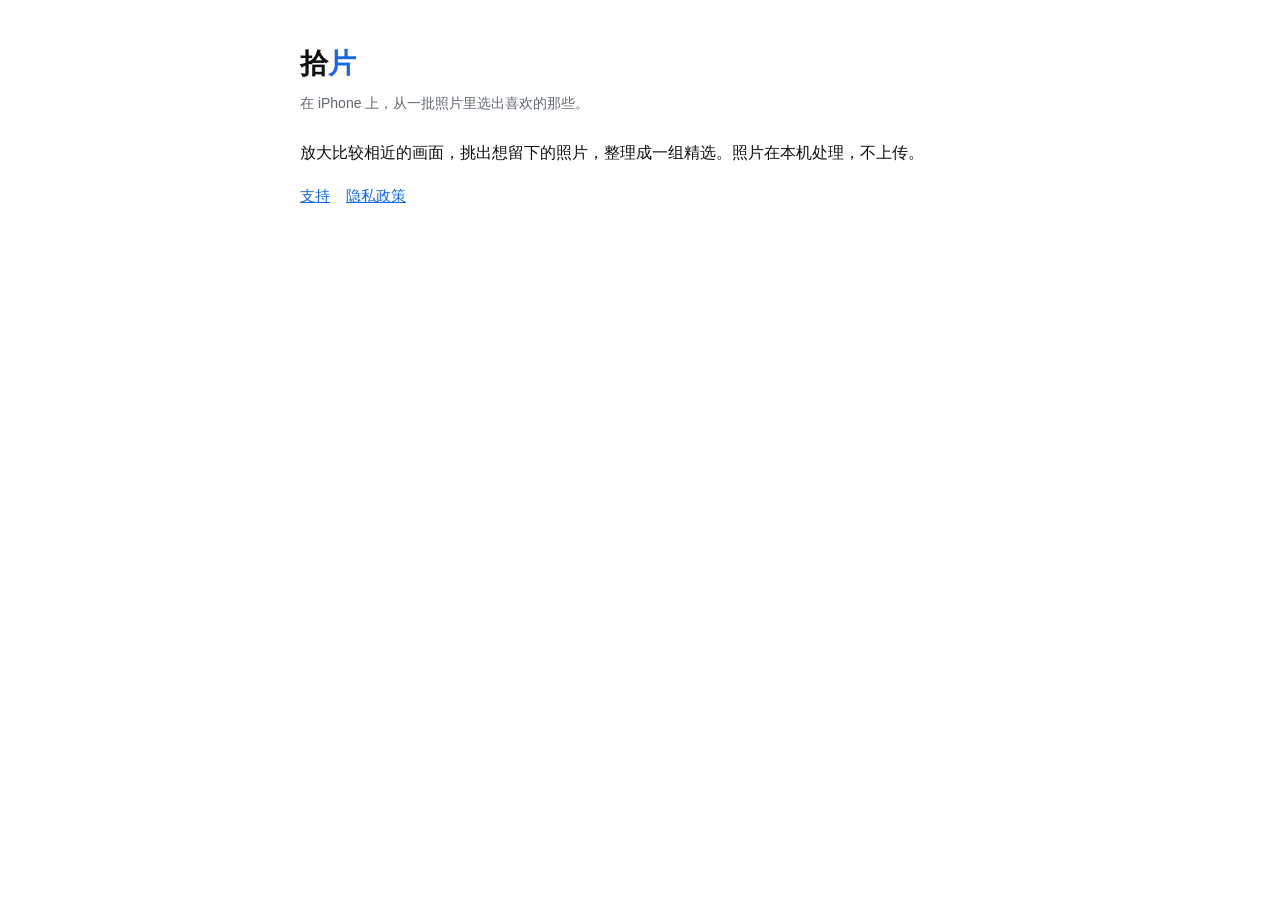
<file: index.html>
<!doctype html>
<html lang="zh-Hans"><head><meta charset="utf-8"><meta name="viewport" content="width=device-width,initial-scale=1">
<title>拾片</title><link rel="stylesheet" href="style.css"></head>
<body><main>
<h1>拾<span>片</span></h1>
<p class="meta">在 iPhone 上，从一批照片里选出喜欢的那些。</p>
<p>放大比较相近的画面，挑出想留下的照片，整理成一组精选。照片在本机处理，不上传。</p>
<nav><a href="support.html">支持</a><a href="privacy.html">隐私政策</a></nav>
</main></body></html>
</file>
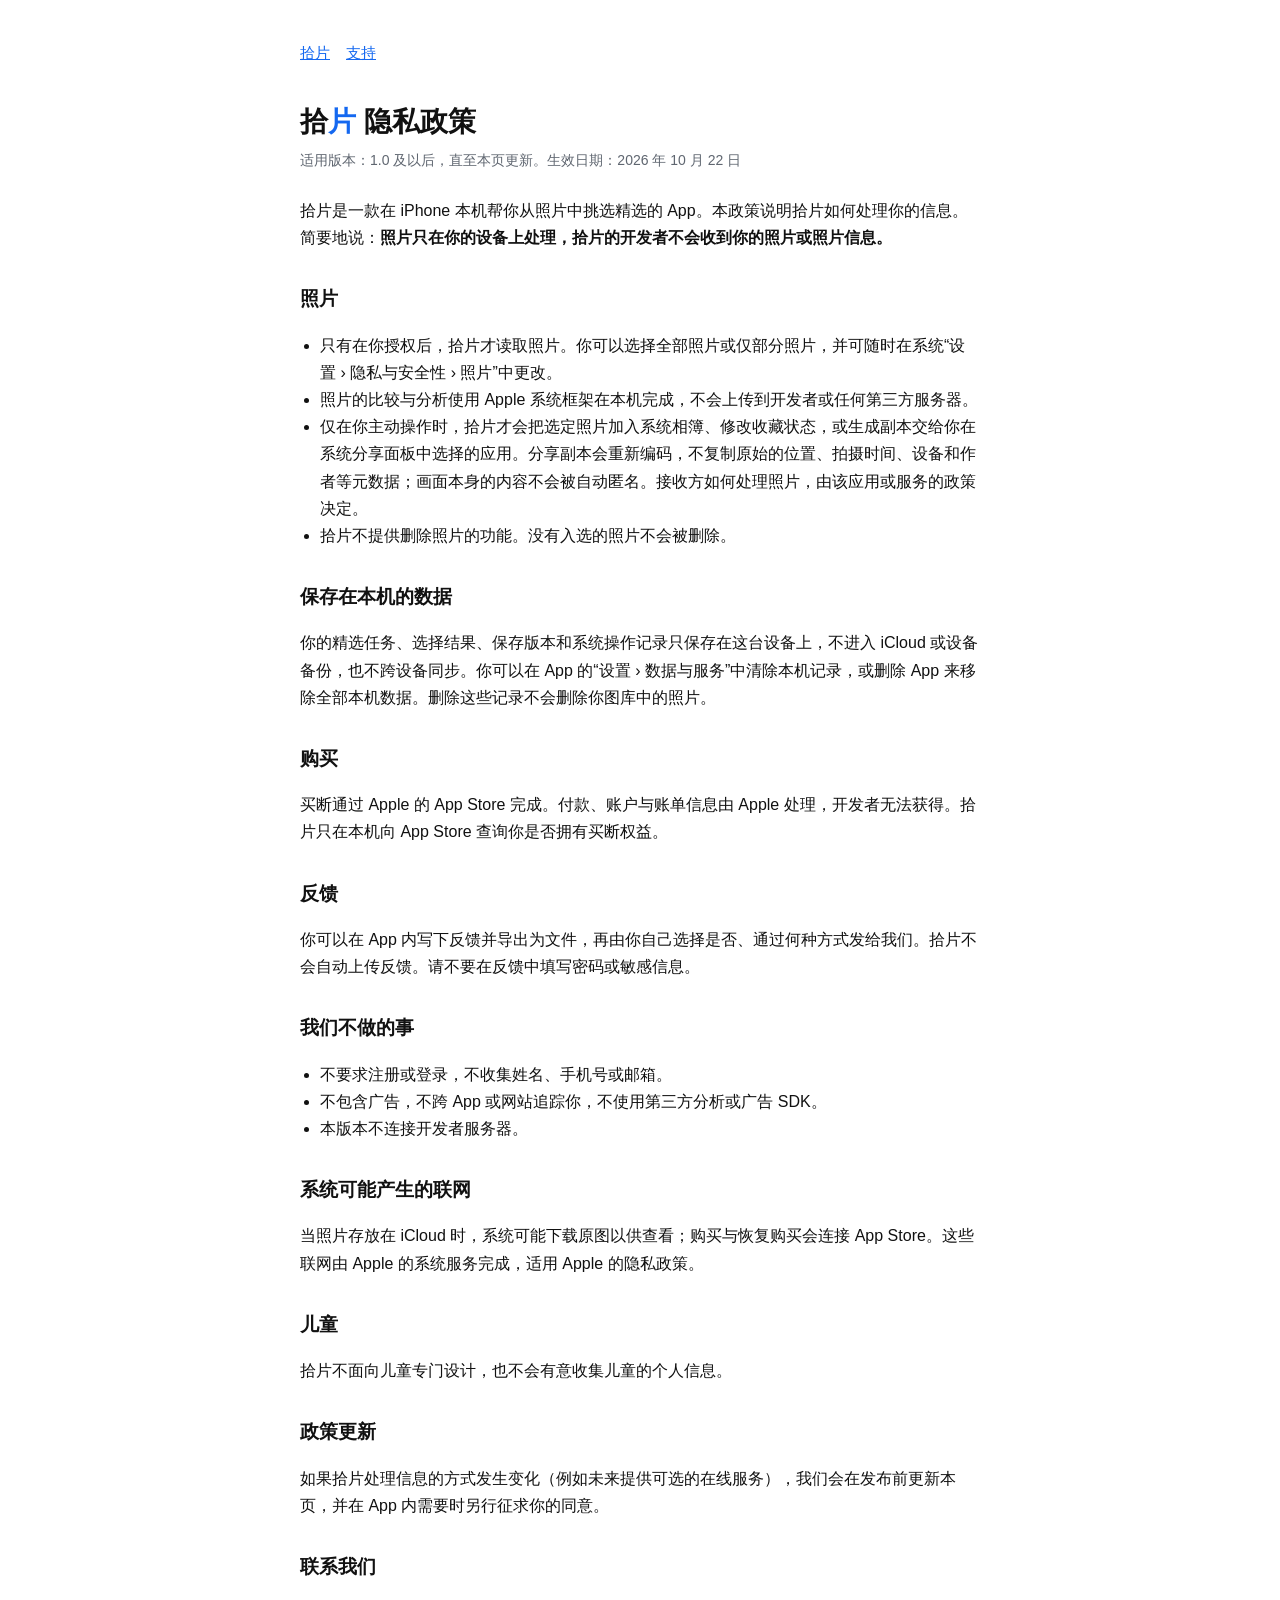
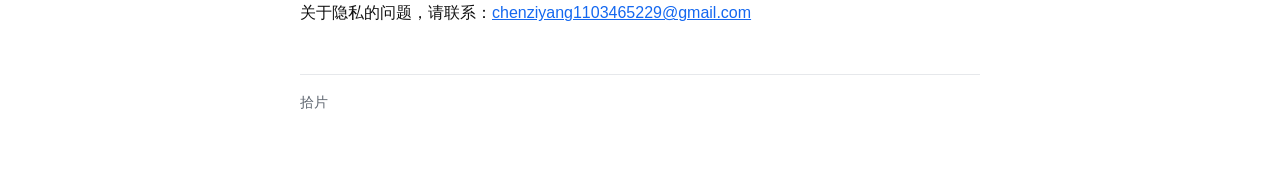
<file: privacy.html>
<!doctype html>
<html lang="zh-Hans"><head><meta charset="utf-8"><meta name="viewport" content="width=device-width,initial-scale=1">
<title>拾片隐私政策</title><link rel="stylesheet" href="style.css"></head>
<body><main>
<nav><a href="index.html">拾片</a><a href="support.html">支持</a></nav>
<h1>拾<span>片</span> 隐私政策</h1>
<p class="meta">适用版本：1.0 及以后，直至本页更新。生效日期：2026 年 10 月 22 日</p>

<p>拾片是一款在 iPhone 本机帮你从照片中挑选精选的 App。本政策说明拾片如何处理你的信息。简要地说：<strong>照片只在你的设备上处理，拾片的开发者不会收到你的照片或照片信息。</strong></p>

<h2>照片</h2>
<ul>
<li>只有在你授权后，拾片才读取照片。你可以选择全部照片或仅部分照片，并可随时在系统“设置 › 隐私与安全性 › 照片”中更改。</li>
<li>照片的比较与分析使用 Apple 系统框架在本机完成，不会上传到开发者或任何第三方服务器。</li>
<li>仅在你主动操作时，拾片才会把选定照片加入系统相簿、修改收藏状态，或生成副本交给你在系统分享面板中选择的应用。分享副本会重新编码，不复制原始的位置、拍摄时间、设备和作者等元数据；画面本身的内容不会被自动匿名。接收方如何处理照片，由该应用或服务的政策决定。</li>
<li>拾片不提供删除照片的功能。没有入选的照片不会被删除。</li>
</ul>

<h2>保存在本机的数据</h2>
<p>你的精选任务、选择结果、保存版本和系统操作记录只保存在这台设备上，不进入 iCloud 或设备备份，也不跨设备同步。你可以在 App 的“设置 › 数据与服务”中清除本机记录，或删除 App 来移除全部本机数据。删除这些记录不会删除你图库中的照片。</p>

<h2>购买</h2>
<p>买断通过 Apple 的 App Store 完成。付款、账户与账单信息由 Apple 处理，开发者无法获得。拾片只在本机向 App Store 查询你是否拥有买断权益。</p>

<h2>反馈</h2>
<p>你可以在 App 内写下反馈并导出为文件，再由你自己选择是否、通过何种方式发给我们。拾片不会自动上传反馈。请不要在反馈中填写密码或敏感信息。</p>

<h2>我们不做的事</h2>
<ul>
<li>不要求注册或登录，不收集姓名、手机号或邮箱。</li>
<li>不包含广告，不跨 App 或网站追踪你，不使用第三方分析或广告 SDK。</li>
<li>本版本不连接开发者服务器。</li>
</ul>

<h2>系统可能产生的联网</h2>
<p>当照片存放在 iCloud 时，系统可能下载原图以供查看；购买与恢复购买会连接 App Store。这些联网由 Apple 的系统服务完成，适用 Apple 的隐私政策。</p>

<h2>儿童</h2>
<p>拾片不面向儿童专门设计，也不会有意收集儿童的个人信息。</p>

<h2>政策更新</h2>
<p>如果拾片处理信息的方式发生变化（例如未来提供可选的在线服务），我们会在发布前更新本页，并在 App 内需要时另行征求你的同意。</p>

<h2>联系我们</h2>
<p>关于隐私的问题，请联系：<a href="mailto:chenziyang1103465229@gmail.com">chenziyang1103465229@gmail.com</a></p>

<footer>拾片</footer>
</main></body></html>
</file>
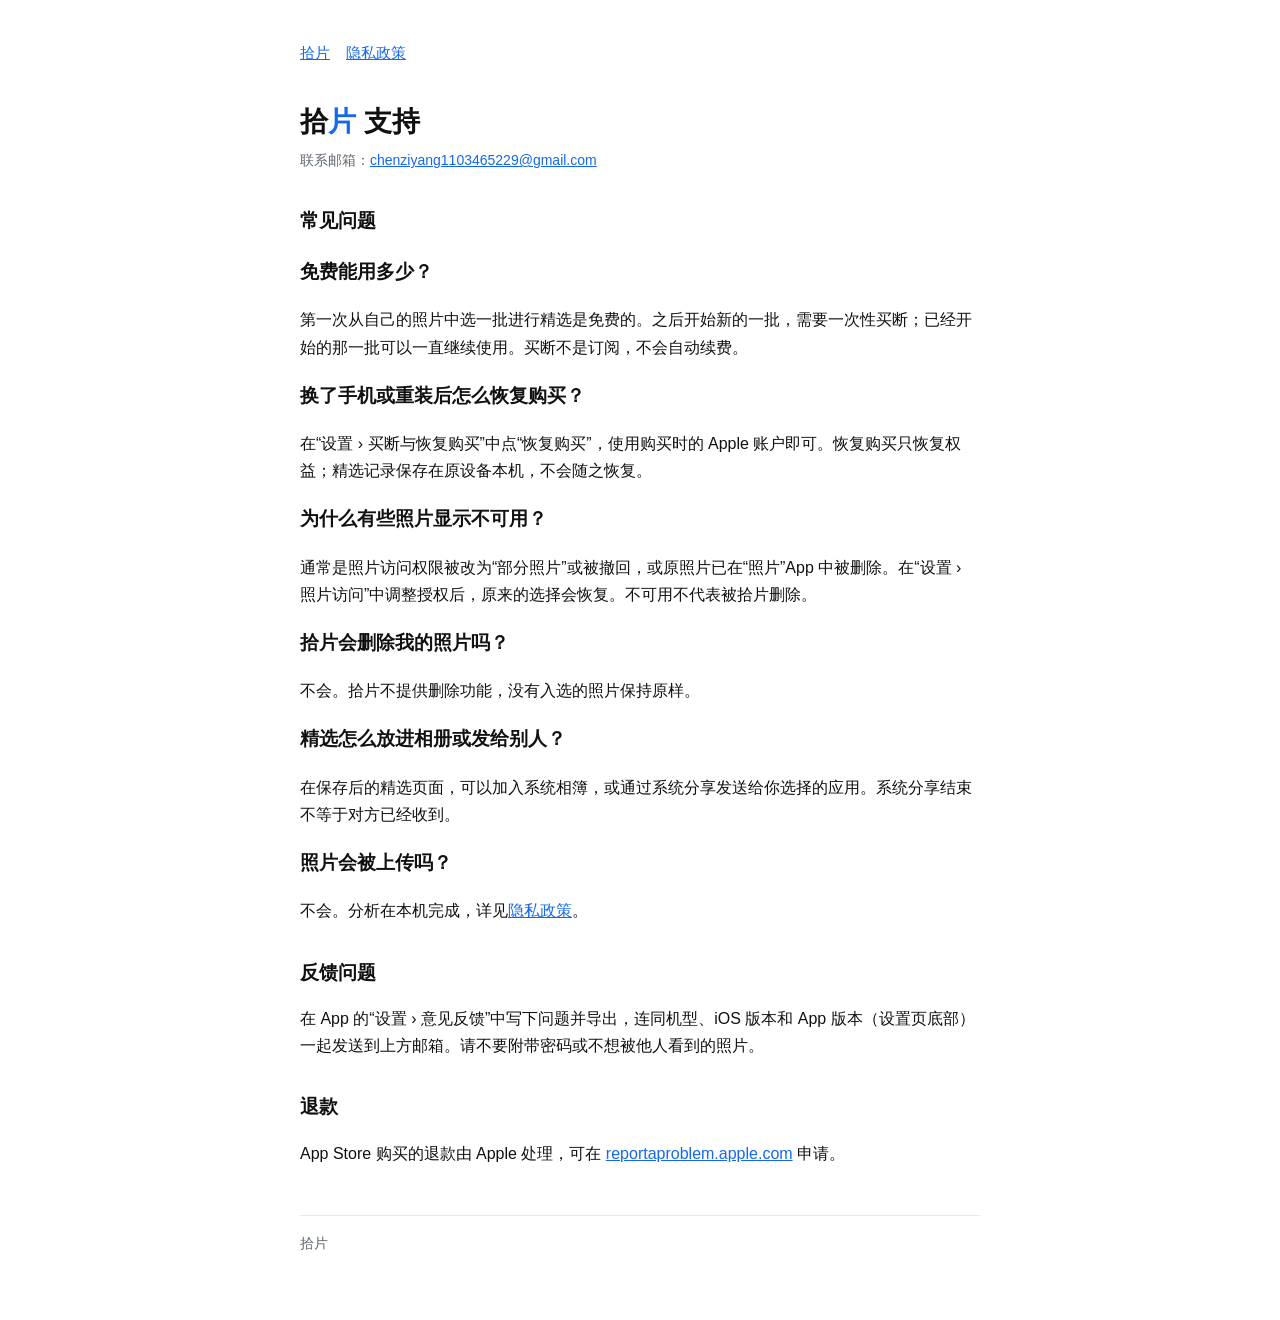
<file: support.html>
<!doctype html>
<html lang="zh-Hans"><head><meta charset="utf-8"><meta name="viewport" content="width=device-width,initial-scale=1">
<title>拾片支持</title><link rel="stylesheet" href="style.css"></head>
<body><main>
<nav><a href="index.html">拾片</a><a href="privacy.html">隐私政策</a></nav>
<h1>拾<span>片</span> 支持</h1>
<p class="meta">联系邮箱：<a href="mailto:chenziyang1103465229@gmail.com">chenziyang1103465229@gmail.com</a></p>

<h2>常见问题</h2>
<h3>免费能用多少？</h3>
<p>第一次从自己的照片中选一批进行精选是免费的。之后开始新的一批，需要一次性买断；已经开始的那一批可以一直继续使用。买断不是订阅，不会自动续费。</p>

<h3>换了手机或重装后怎么恢复购买？</h3>
<p>在“设置 › 买断与恢复购买”中点“恢复购买”，使用购买时的 Apple 账户即可。恢复购买只恢复权益；精选记录保存在原设备本机，不会随之恢复。</p>

<h3>为什么有些照片显示不可用？</h3>
<p>通常是照片访问权限被改为“部分照片”或被撤回，或原照片已在“照片”App 中被删除。在“设置 › 照片访问”中调整授权后，原来的选择会恢复。不可用不代表被拾片删除。</p>

<h3>拾片会删除我的照片吗？</h3>
<p>不会。拾片不提供删除功能，没有入选的照片保持原样。</p>

<h3>精选怎么放进相册或发给别人？</h3>
<p>在保存后的精选页面，可以加入系统相簿，或通过系统分享发送给你选择的应用。系统分享结束不等于对方已经收到。</p>

<h3>照片会被上传吗？</h3>
<p>不会。分析在本机完成，详见<a href="privacy.html">隐私政策</a>。</p>

<h2>反馈问题</h2>
<p>在 App 的“设置 › 意见反馈”中写下问题并导出，连同机型、iOS 版本和 App 版本（设置页底部）一起发送到上方邮箱。请不要附带密码或不想被他人看到的照片。</p>

<h2>退款</h2>
<p>App Store 购买的退款由 Apple 处理，可在 <a href="https://reportaproblem.apple.com">reportaproblem.apple.com</a> 申请。</p>

<footer>拾片</footer>
</main></body></html>
</file>
<file: style.css>
:root{color-scheme:light dark;--ink:#111;--muted:#5f6670;--accent:#1468f0;--bg:#fff;--line:#e6e8eb}
@media (prefers-color-scheme:dark){:root{--ink:#f2f3f5;--muted:#a2a8b0;--accent:#5c9dff;--bg:#0f1012;--line:#2a2d31}}
*{box-sizing:border-box}body{margin:0;background:var(--bg);color:var(--ink);font:16px/1.7 -apple-system,BlinkMacSystemFont,"PingFang SC","Helvetica Neue",sans-serif}
main{max-width:720px;margin:0 auto;padding:40px 20px 64px}h1{font-size:28px;margin:0 0 4px}h1 span{color:var(--accent)}
h2{font-size:19px;margin:32px 0 8px}p,li{color:var(--ink)}.meta{color:var(--muted);font-size:14px;margin:0 0 24px}
a{color:var(--accent)}ul{padding-left:20px}nav{display:flex;gap:16px;font-size:15px;margin-bottom:32px}
footer{margin-top:48px;padding-top:16px;border-top:1px solid var(--line);color:var(--muted);font-size:14px}
</file>
